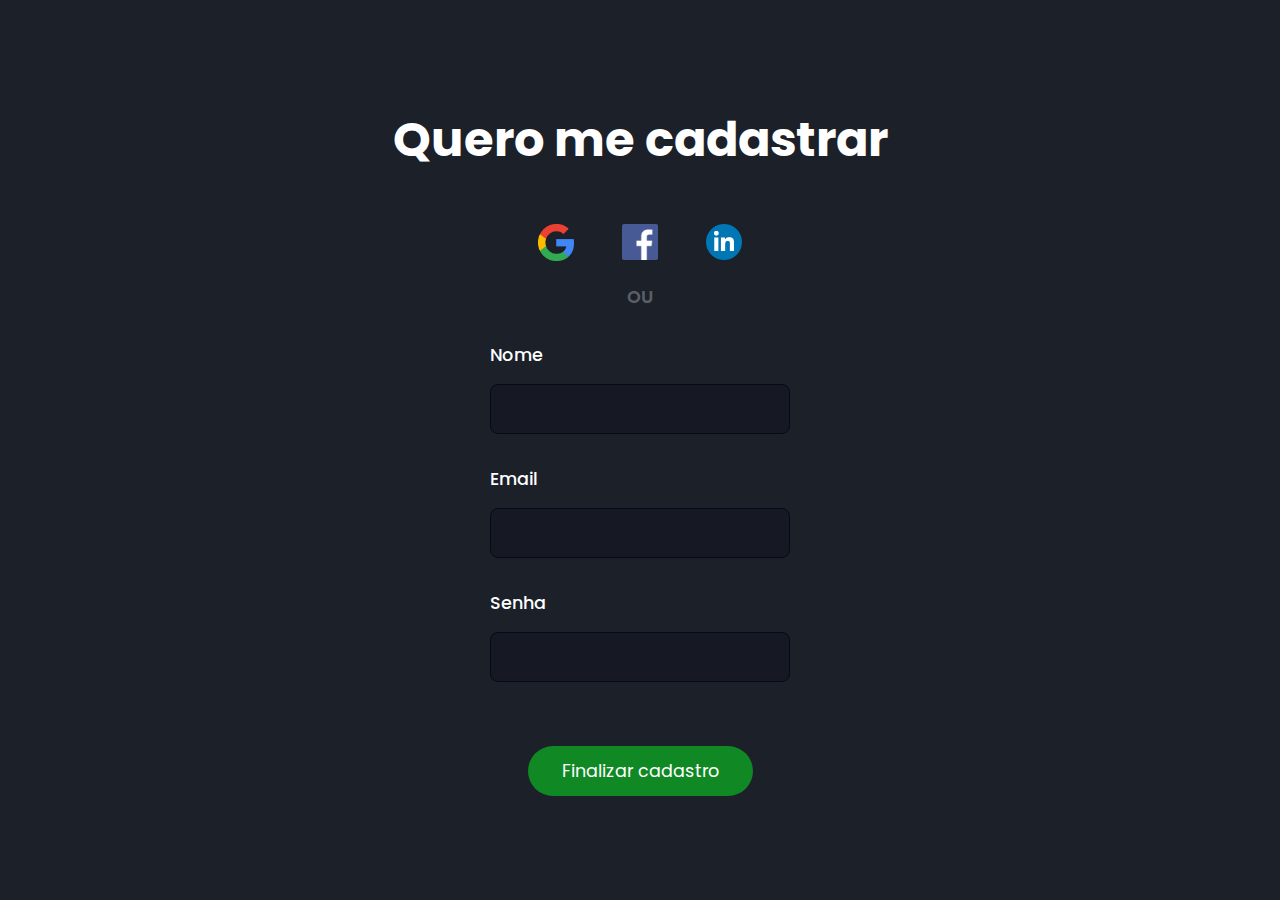
<file: sign-up-form-main/index.html>
<!DOCTYPE html>
<html lang="pt-br">
<head>
    <meta charset="UTF-8">
    <meta http-equiv="X-UA-Compatible" content="IE=edge">
    <meta name="viewport" content="width=device-width, initial-scale=1.0">
    <title>Cadastre-se</title>
    <link rel="stylesheet" href="style.css">
</head>
<body>
    <main>
        <h1>Quero me cadastrar</h1>
        <div class="social-media">
        <a href="#">
            <img src="assets/google.png" alt="Google">
        </a>
        <a href="#">
            <img src="assets/facebook.png" alt="Facebook">
        </a>
        <a href="#">
            <img src="assets/linkedin.png" alt="LinkedIn">
        </a>
        </div>

        <div class="alternative">
            <span>OU</span>
        </div>

        <form action="">
            <label for="name">
                <span>Nome</span>
                <input type="text" id="name" name="name">
            </label>

            <label for="email">
                <span>Email</span>
                <input type="email" id="email" name="email">
            </label>

            <label for="password">
                <span>Senha</span>
                <input type="password" id="password" name="password">
            </label>

            <input type="submit" value="Finalizar cadastro">
        </form>
    </main>
</body>
</html>
</file>
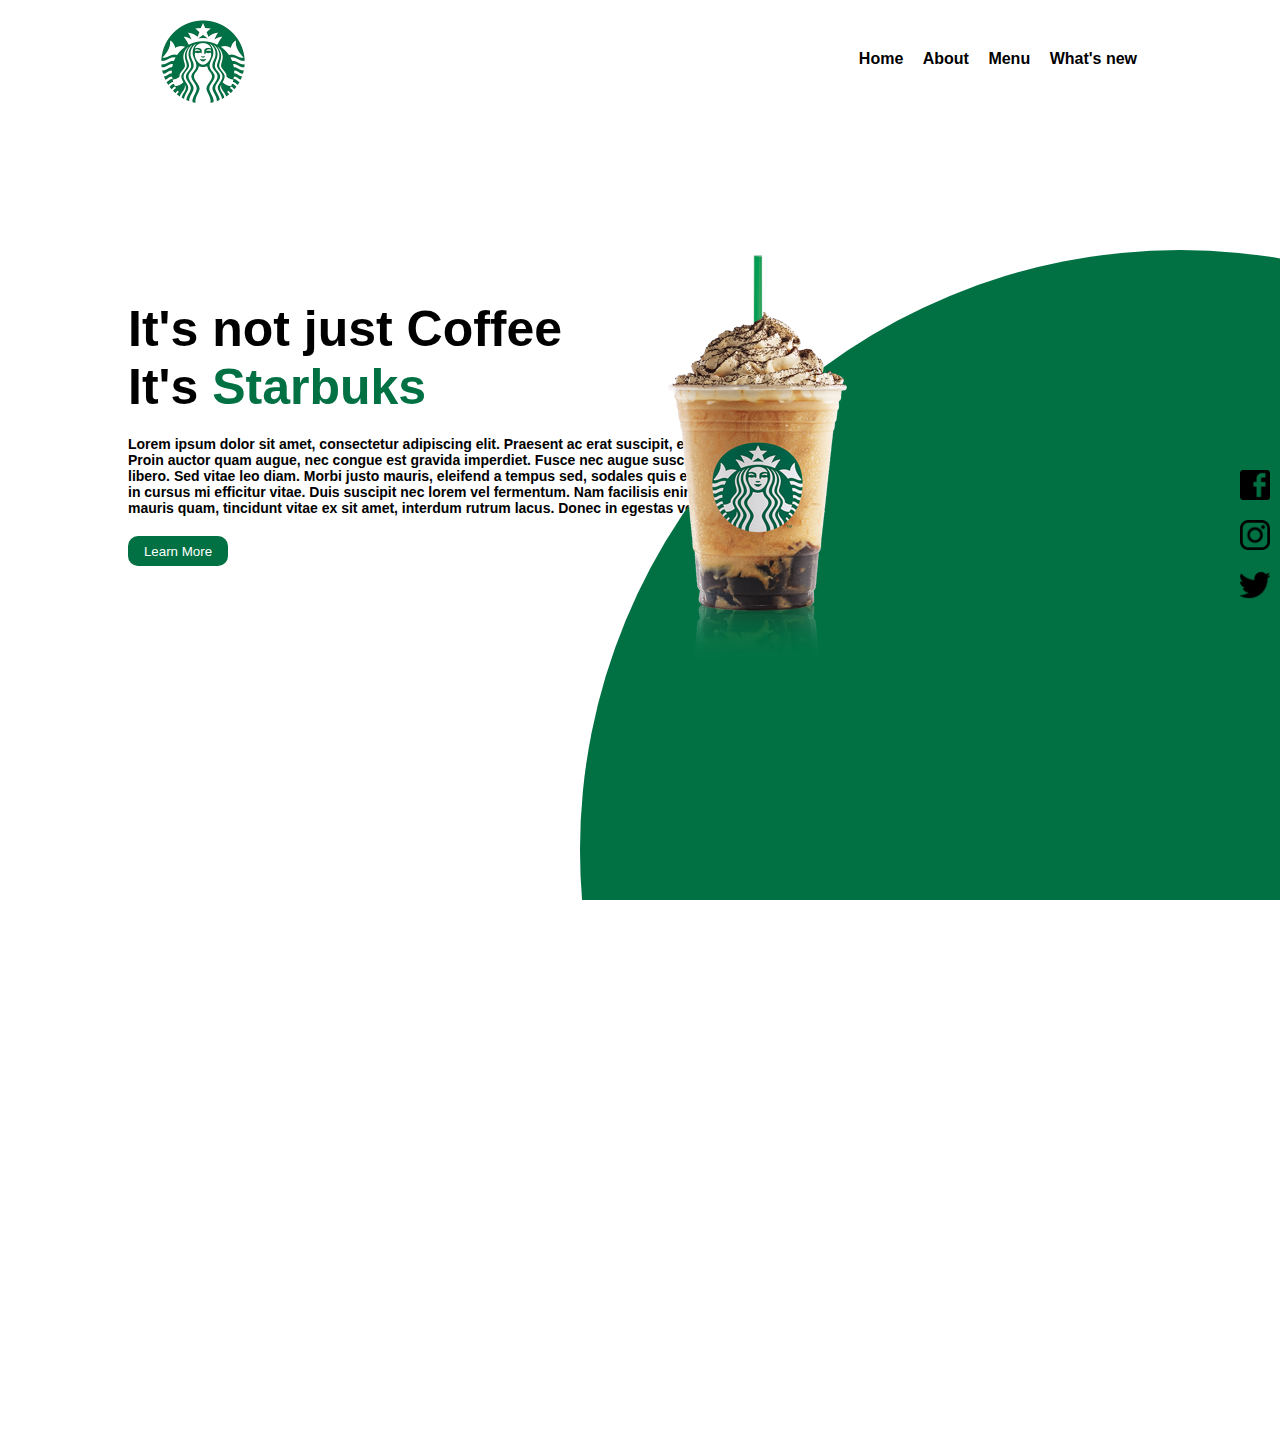
<file: starbucks/index.html>
<html>
    <head>
        <title>Starbuks Coffee</title>
        <link rel="stylesheet" href="css/style.css"/>
        <meta nome="viewport" content="width=device-width, inicial-scale=1.0, maximum-scale=1.0"
    </head>
    <body>
        <header>
            <div class="center">
                <div class="logo"><img src="assets/logo.png"></div>
                <div class="menu">
                    <a href="#">Home</a>
                    <a href="#">About</a>
                    <a href="#">Menu</a>
                    <a href="#">What's new</a>
                </div>
            </div>
        </header>
        <section class="sobre">
            <div class="extras">
                <img src="assets/img1.png"/>
                <div class="social-media">
                    <a href=""><img src="assets/facebook.png"/></a>
                    <a href=""><img src="assets/instagram.png"/></a>
                    <a href=""><img src="assets/twitter.png"/></a>
                </div>
            </div>
            <div class="center">
                <div class="texto-sobre">
                    <h1>It's not just Coffee<br/>It's <span style="color: #017143;">Starbuks</span></h1>
                    <p>Lorem ipsum dolor sit amet, consectetur adipiscing elit. Praesent ac erat suscipit, euismod neque sit amet, semper elit. Proin auctor quam augue, nec congue est gravida imperdiet. Fusce nec augue suscipit, fringilla lorem a, elementum libero. Sed vitae leo diam. Morbi justo mauris, eleifend a tempus sed, sodales quis est. Quisque auctor malesuada eros, in cursus mi efficitur vitae. Duis suscipit nec lorem vel fermentum. Nam facilisis enim in pharetra commodo. Fusce mauris quam, tincidunt vitae ex sit amet, interdum rutrum lacus. Donec in egestas velit.</p>
                    <button>Learn More</button>
                </div>
            </div>
        </section>
    </body>
</html>
</file>
<file: sign-up-form-main/style.css>
@import url('https://fonts.googleapis.com/css2?family=Poppins:wght@100;200;300;400;500;600&display=swap');

/* Zerando formatação dos navegadores */
* {
    margin: 0;
    padding: 0;
    border: 0;
    box-sizing: border-box;
    font-family: "Poppins", sans-serif;
}

body {
    background: #1B2029;
    color: white;
    font-weight: 500;
    display: flex;
    min-height: 100vh;
    min-width: 100vh;
    justify-content: center;
}

main {
    width: 100vh;
    display: flex;
    flex-direction: column;
    align-items: center;
    justify-content: center;
    padding: 2rem 4rem;
}

main h1 {
    font-size: 3rem;
    margin-bottom: 3rem;
}

main .social-media{
    display: flex;
    align-content: center;
}

main .social-media img{
    width: 36px;
    margin-left: 3rem;
}

main .social-media a:first-child img{
    margin-left: 0;
}

main form{
    display: flex;
    flex-direction: column;
    align-items: center;
}

main label {
    display: flex;
    flex-direction: column;
}

main form label span {
    font-size: 1.1rem;
    margin-top: 2rem;
}

main form input {
    background: #161923;
    width: 300px;
    height: 50px;
    padding: 0 0.5rem;
    margin-top: 1rem;
    outline: none;
    color: whitesmoke;
    font-size: 1rem;
    border: 1px solid #040B18;
    border-radius: 8px;
}

main form input[type="submit"]{
    cursor: pointer;
    color: white;
    width: 75%;
    margin-top: 4rem;
    border: none;
    border-radius: 32px;
    background: rgb(16, 137, 36);
    font-size: 1.1rem;
    transition: all .3s ease-in-out;
}

main form input[type="submit"]:hover{
    background: rgb(10, 87, 23);
}

main .alternative {
    margin-top: 1rem;
}

main .alternative span{
    font-size: 1.1rem;
    font-weight: 600;
    color: rgb(255, 255, 255, 0.3);
    position: relative;
    margin-top: 2rem;
}
</file>
<file: starbucks/css/style.css>
*{
    margin: 0;
    padding: 0;
    box-sizing: border-box;
    font-family: Verdana, Geneva, Tahoma, sans-serif;
}

html, body{
    height: 100%;
    overflow-y: hidden; 
    overflow-x: hidden; 
}

.center{
     display: flex;
     flex-wrap: wrap;
     max-width: 100%;
     margin: 0;
     padding: 0 10%;
 }

header{
    height: 300px;
    padding: 20px 0;
 }

.logo{
     width: 50%;
 }

 .logo img {
    max-width: 150px;
    max-height: 150px;
 }

.menu{
     padding-top: 30px;
     width: 50%;
     text-align: right;
 }

.menu a{
     color: black;
     text-decoration: none;
     font-weight: bold;
     margin-right: 15px;
 }

 section.sobre{
    position: relative;
    height: calc(100% - 200px);
 }

 .extras{
     position: absolute;
     bottom: -450px;
     right: -500px;
     width: 1200px;
     height: 1200px;
     border-radius: 50%;
     background-color: #017143;
 }

 .social-media{
     position: absolute;
     right: 510px;
     top: 200px;
 }

 .social-media img{
     display: block;
     max-width: 30px;
     max-height: 30px;
     margin: 20px 0;
 }

 /* .texto-sobre{
     margin-top: 100px;
 } */

 .texto-sobre h1{
     font-size: 50px;
 }

 .texto-sobre p{
     margin: 20px 0;
     color: black;
     font-size: 14px;
     font-weight: bold;
     max-width: 800px;
 }

 .texto-sobre button{
     border: 0;
     background-color: #017143;
     color: white;
     border-radius: 10px;
     width: 100px;
     height: 30px;
     cursor: pointer;
 }
</file>
